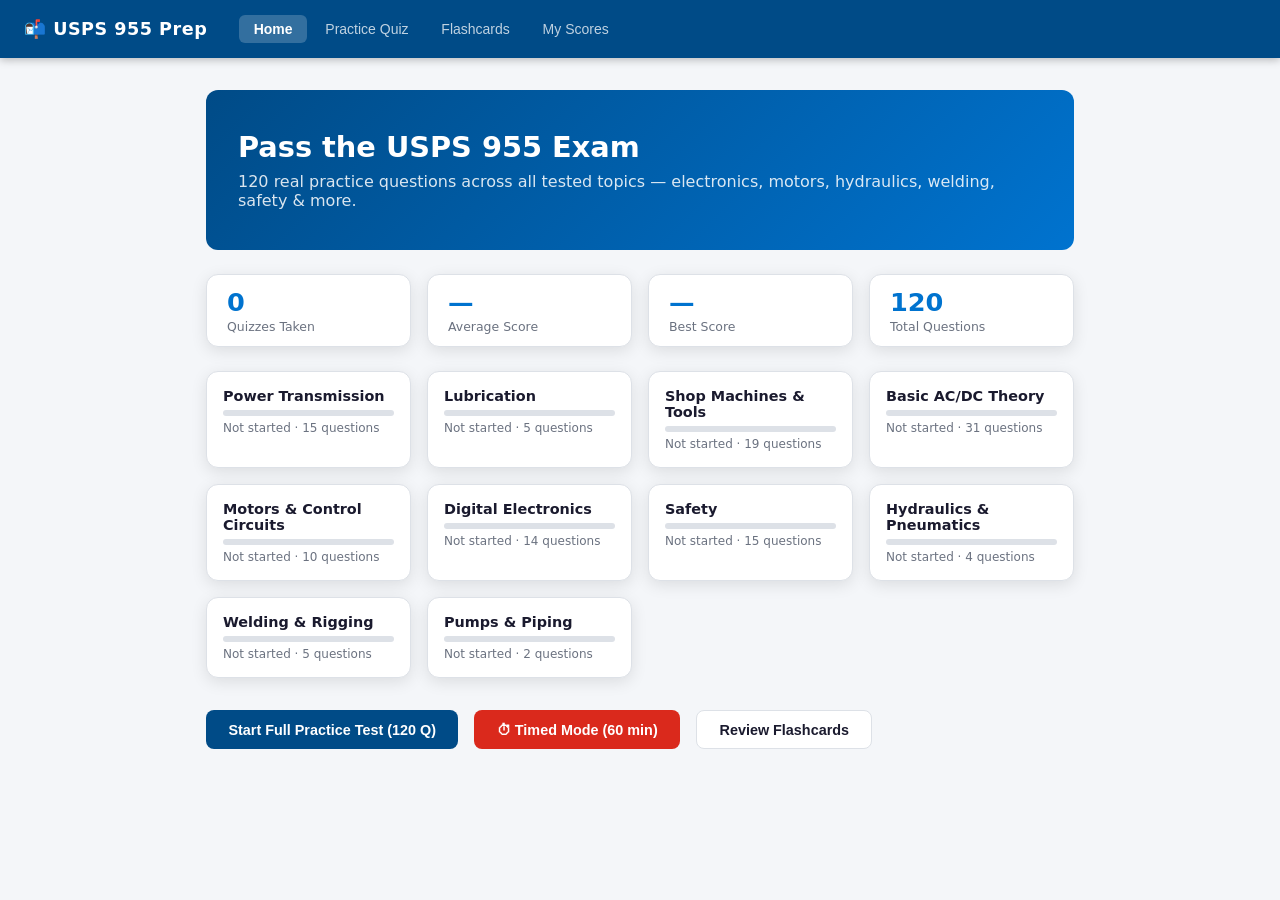
<file: index.html>
<!DOCTYPE html>
<html lang="en">
<head>
  <meta charset="UTF-8" />
  <meta name="viewport" content="width=device-width, initial-scale=1.0" />
  <title>USPS 955 Exam Prep</title>
  <link rel="stylesheet" href="style.css" />
</head>
<body>

<!-- ══════════════════════════════════════════════
     NAV
══════════════════════════════════════════════ -->
<header>
  <div class="logo">📬 USPS 955 Prep</div>
  <nav>
    <button class="nav-btn active" data-screen="home">Home</button>
    <button class="nav-btn" data-screen="quiz">Practice Quiz</button>
    <button class="nav-btn" data-screen="flashcards">Flashcards</button>
    <button class="nav-btn" data-screen="scores">My Scores</button>
  </nav>
</header>

<!-- ══════════════════════════════════════════════
     HOME
══════════════════════════════════════════════ -->
<main id="screen-home" class="screen active">
  <section class="hero">
    <h1>Pass the USPS 955 Exam</h1>
    <p>120 real practice questions across all tested topics — electronics, motors, hydraulics, welding, safety & more.</p>
  </section>

  <div class="stats-bar" id="home-stats"></div>

  <section class="topic-grid" id="topic-grid"></section>

  <div class="home-actions">
    <button class="btn-primary" id="start-full-quiz">Start Full Practice Test (120 Q)</button>
    <button class="btn-secondary" id="start-timed-quiz">⏱ Timed Mode (60 min)</button>
    <button class="btn-ghost" id="start-flashcards-home">Review Flashcards</button>
  </div>
</main>

<!-- ══════════════════════════════════════════════
     QUIZ
══════════════════════════════════════════════ -->
<main id="screen-quiz" class="screen">

  <!-- Setup panel -->
  <div id="quiz-setup">
    <h2>Configure Your Quiz</h2>
    <div class="setup-options">
      <div class="option-group">
        <label>Question set</label>
        <select id="quiz-set">
          <option value="all">All 120 Questions</option>
          <option value="1">Test 1 (Questions 1–40)</option>
          <option value="2">Test 2 (Questions 41–75)</option>
          <option value="3">Test 3 (Questions 76–100)</option>
          <option value="4">Test 4 (Questions 101–120)</option>
          <option value="wrong">My Wrong Answers</option>
        </select>
      </div>
      <div class="option-group">
        <label>Mode</label>
        <select id="quiz-mode">
          <option value="practice">Practice (see answer after each)</option>
          <option value="test">Test Mode (answers at end)</option>
          <option value="timed">Timed (60 minutes)</option>
        </select>
      </div>
      <div class="option-group">
        <label>Shuffle questions</label>
        <label class="toggle"><input type="checkbox" id="quiz-shuffle" checked /><span class="slider"></span></label>
      </div>
    </div>
    <button class="btn-primary" id="begin-quiz">Begin Quiz</button>
  </div>

  <!-- Active quiz -->
  <div id="quiz-active" class="hidden">
    <div class="quiz-header">
      <div class="q-progress">
        <span id="q-counter">Q 1 / 40</span>
        <div class="progress-bar"><div class="progress-fill" id="q-progress-fill"></div></div>
      </div>
      <div id="timer-display" class="timer hidden">60:00</div>
      <span id="q-topic" class="topic-badge"></span>
    </div>

    <div class="question-card" id="question-card">
      <p id="q-text"></p>
      <div id="q-options" class="options-grid"></div>
      <div id="q-feedback" class="feedback hidden"></div>
      <div class="quiz-controls">
        <button class="btn-ghost" id="q-mark">🔖 Mark for Review</button>
        <button class="btn-primary" id="q-next">Next →</button>
      </div>
    </div>
  </div>

  <!-- Results -->
  <div id="quiz-results" class="hidden">
    <div class="results-card">
      <div class="score-ring" id="score-ring">
        <span id="score-pct">0%</span>
      </div>
      <h2 id="results-heading">Results</h2>
      <p id="results-subtext"></p>
      <div class="result-breakdown" id="result-breakdown"></div>
      <div class="result-actions">
        <button class="btn-primary" id="retry-quiz">Retry Quiz</button>
        <button class="btn-secondary" id="review-wrong">Review Wrong Answers</button>
        <button class="btn-ghost" id="back-to-setup">Back to Setup</button>
      </div>
    </div>
    <div id="review-list" class="hidden review-list"></div>
  </div>

</main>

<!-- ══════════════════════════════════════════════
     FLASHCARDS
══════════════════════════════════════════════ -->
<main id="screen-flashcards" class="screen">
  <div class="flashcard-header">
    <h2>Flashcards</h2>
    <span id="fc-counter">1 / 30</span>
  </div>
  <div class="fc-progress-bar"><div class="fc-progress-fill" id="fc-progress-fill"></div></div>

  <div class="flashcard-wrap">
    <div class="flashcard" id="flashcard">
      <div class="fc-front">
        <p id="fc-front-text"></p>
        <span class="tap-hint">Tap to reveal →</span>
      </div>
      <div class="fc-back">
        <p id="fc-back-text"></p>
      </div>
    </div>
  </div>

  <div class="fc-controls">
    <button class="btn-ghost" id="fc-prev">← Prev</button>
    <div class="fc-rating">
      <button class="btn-wrong" id="fc-wrong">✗ Need More Practice</button>
      <button class="btn-right" id="fc-right">✓ Got It</button>
    </div>
    <button class="btn-ghost" id="fc-next">Next →</button>
  </div>
  <div class="fc-shuffle-row">
    <button class="btn-ghost small" id="fc-shuffle">🔀 Shuffle</button>
    <button class="btn-ghost small" id="fc-restart">↺ Restart</button>
  </div>
</main>

<!-- ══════════════════════════════════════════════
     SCORES
══════════════════════════════════════════════ -->
<main id="screen-scores" class="screen">
  <h2>My Progress</h2>
  <div id="scores-overview" class="scores-overview"></div>
  <div id="scores-history" class="scores-history"></div>
  <button class="btn-ghost" id="clear-scores">🗑 Clear All Data</button>
</main>

<script src="questions.js"></script>
<script src="app.js"></script>
</body>
</html>
</file>
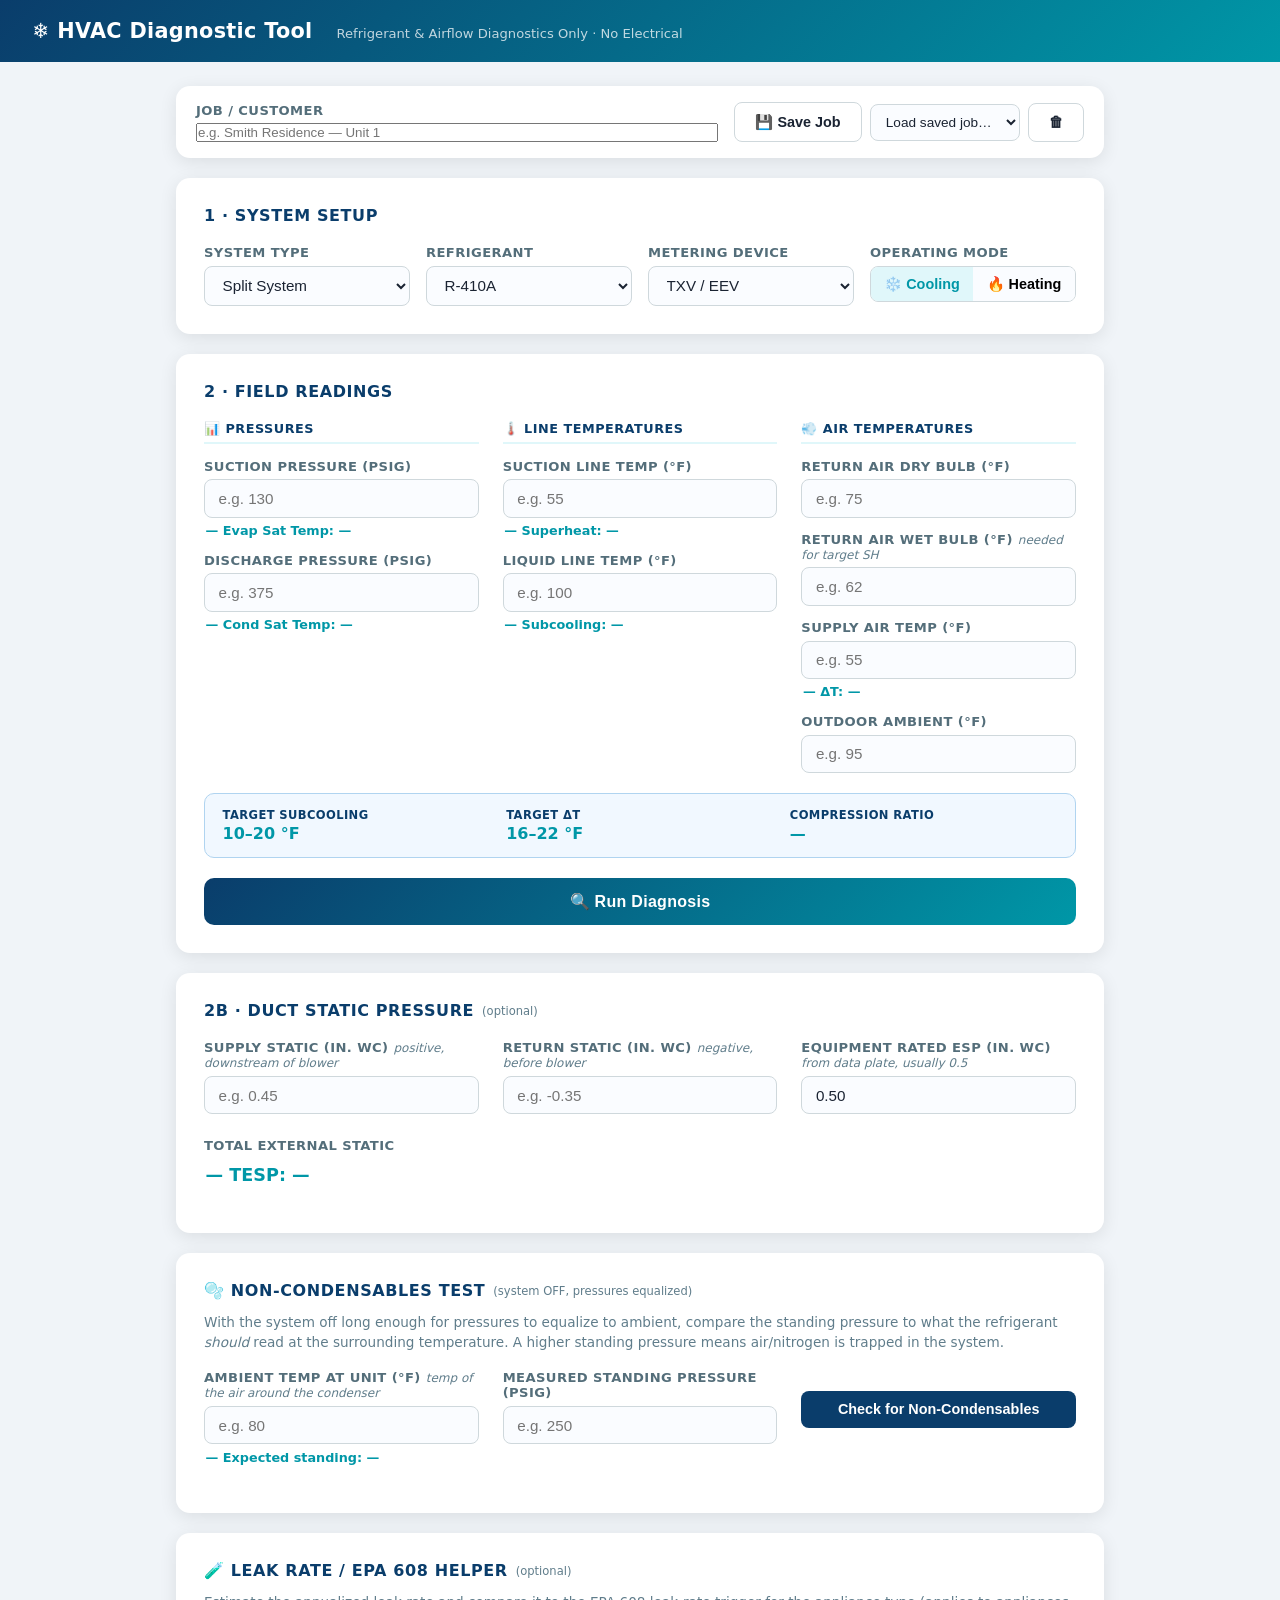
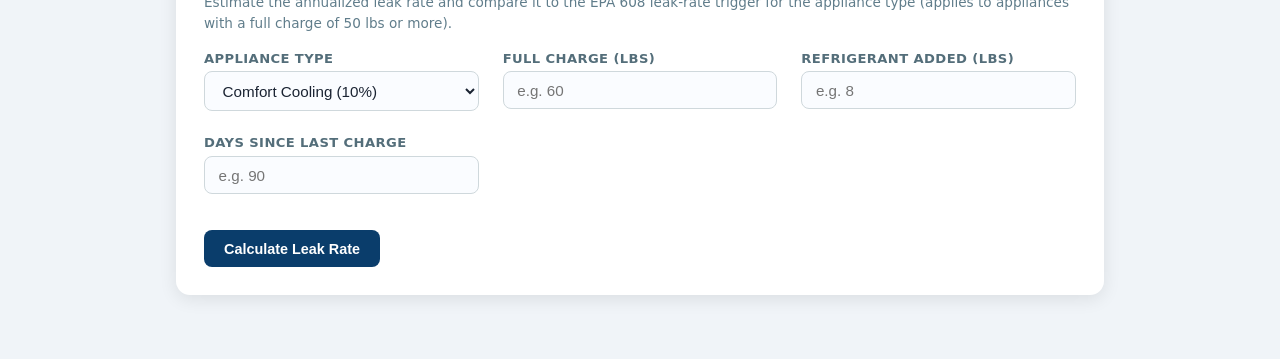
<file: hvac.html>
<!DOCTYPE html>
<html lang="en">
<head>
  <meta charset="UTF-8" />
  <meta name="viewport" content="width=device-width, initial-scale=1.0" />
  <title>HVAC Diagnostic Tool</title>
  <link rel="stylesheet" href="hvac.css" />
</head>
<body>

<header>
  <div class="logo">❄️ HVAC Diagnostic Tool</div>
  <div class="subtitle">Refrigerant & Airflow Diagnostics Only · No Electrical</div>
</header>

<main>

  <!-- ── Job Bar ───────────────────────────────── -->
  <section class="card job-bar">
    <div class="job-field">
      <label>Job / Customer</label>
      <input type="text" id="job-name" placeholder="e.g. Smith Residence — Unit 1" />
    </div>
    <div class="job-actions">
      <button class="btn-ghost" id="btn-save-job">💾 Save Job</button>
      <select id="load-job-select"><option value="">Load saved job…</option></select>
      <button class="btn-ghost" id="btn-delete-job" title="Delete selected job">🗑</button>
    </div>
  </section>

  <!-- ── STEP 1: System Setup ─────────────────── -->
  <section class="card" id="card-setup">
    <h2 class="card-title">1 · System Setup</h2>
    <div class="setup-grid">

      <div class="field">
        <label>System Type</label>
        <select id="system-type">
          <option value="split">Split System</option>
          <option value="package">Package Unit</option>
          <option value="minisplit">Mini-Split</option>
          <option value="heatpump">Heat Pump (Split)</option>
        </select>
      </div>

      <div class="field">
        <label>Refrigerant</label>
        <select id="refrigerant">
          <option value="R410A">R-410A</option>
          <option value="R454B">R-454B (A2L)</option>
          <option value="R32">R-32</option>
          <option value="R22">R-22</option>
        </select>
      </div>

      <div class="field">
        <label>Metering Device</label>
        <select id="metering">
          <option value="txv">TXV / EEV</option>
          <option value="fixed">Fixed Orifice / Piston</option>
        </select>
      </div>

      <div class="field" id="mode-field">
        <label>Operating Mode</label>
        <div class="mode-toggle">
          <button class="mode-btn active" data-mode="cooling">❄️ Cooling</button>
          <button class="mode-btn" data-mode="heating">🔥 Heating</button>
        </div>
      </div>

    </div>
  </section>

  <!-- ── STEP 2: Readings ─────────────────────── -->
  <section class="card" id="card-readings">
    <h2 class="card-title">2 · Field Readings</h2>

    <div class="readings-grid">

      <!-- Pressures -->
      <div class="readings-group">
        <h3 class="group-title">📊 Pressures</h3>

        <div class="field">
          <label id="lbl-suction">Suction Pressure <span class="unit">(psig)</span></label>
          <input type="number" id="suction-press" placeholder="e.g. 130" min="0" max="800" />
          <div class="calc-out" id="out-evap-sat">— Evap Sat Temp: —</div>
        </div>

        <div class="field">
          <label id="lbl-discharge">Discharge Pressure <span class="unit">(psig)</span></label>
          <input type="number" id="discharge-press" placeholder="e.g. 375" min="0" max="800" />
          <div class="calc-out" id="out-cond-sat">— Cond Sat Temp: —</div>
        </div>

      </div>

      <!-- Line Temps -->
      <div class="readings-group">
        <h3 class="group-title">🌡️ Line Temperatures</h3>

        <div class="field">
          <label id="lbl-suction-temp">Suction Line Temp <span class="unit">(°F)</span></label>
          <input type="number" id="suction-temp" placeholder="e.g. 55" />
          <div class="calc-out" id="out-superheat">— Superheat: —</div>
        </div>

        <div class="field">
          <label>Liquid Line Temp <span class="unit">(°F)</span></label>
          <input type="number" id="liquid-temp" placeholder="e.g. 100" />
          <div class="calc-out" id="out-subcooling">— Subcooling: —</div>
        </div>

      </div>

      <!-- Air Temps -->
      <div class="readings-group">
        <h3 class="group-title">💨 Air Temperatures</h3>

        <div class="field">
          <label>Return Air Dry Bulb <span class="unit">(°F)</span></label>
          <input type="number" id="return-db" placeholder="e.g. 75" />
        </div>

        <div class="field" id="wb-field">
          <label>Return Air Wet Bulb <span class="unit">(°F)</span>
            <span class="tip">needed for target SH</span>
          </label>
          <input type="number" id="return-wb" placeholder="e.g. 62" />
        </div>

        <div class="field">
          <label>Supply Air Temp <span class="unit">(°F)</span></label>
          <input type="number" id="supply-temp" placeholder="e.g. 55" />
          <div class="calc-out" id="out-delta-t">— ΔT: —</div>
        </div>

        <div class="field">
          <label id="lbl-outdoor">Outdoor Ambient <span class="unit">(°F)</span></label>
          <input type="number" id="outdoor-temp" placeholder="e.g. 95" />
        </div>

      </div>

    </div>

    <!-- Target values box -->
    <div class="targets-bar" id="targets-bar">
      <div class="target-item" id="target-sh-box">
        <span class="target-lbl">Target Superheat</span>
        <span class="target-val" id="target-sh-val">—</span>
      </div>
      <div class="target-item" id="target-sc-box">
        <span class="target-lbl">Target Subcooling</span>
        <span class="target-val" id="target-sc-val">—</span>
      </div>
      <div class="target-item">
        <span class="target-lbl">Target ΔT</span>
        <span class="target-val">16–22 °F</span>
      </div>
      <div class="target-item">
        <span class="target-lbl">Compression Ratio</span>
        <span class="target-val" id="out-comp-ratio">—</span>
      </div>
    </div>

    <button class="btn-diagnose" id="btn-diagnose">🔍 Run Diagnosis</button>
  </section>

  <!-- ── STEP 2b: Duct Static Pressure ─────────── -->
  <section class="card" id="card-static">
    <h2 class="card-title">2b · Duct Static Pressure <span class="optional">(optional)</span></h2>
    <div class="readings-grid">
      <div class="field">
        <label>Supply Static <span class="unit">(in. WC)</span>
          <span class="tip">positive, downstream of blower</span>
        </label>
        <input type="number" id="supply-static" placeholder="e.g. 0.45" step="0.01" />
      </div>
      <div class="field">
        <label>Return Static <span class="unit">(in. WC)</span>
          <span class="tip">negative, before blower</span>
        </label>
        <input type="number" id="return-static" placeholder="e.g. -0.35" step="0.01" />
      </div>
      <div class="field">
        <label>Equipment Rated ESP <span class="unit">(in. WC)</span>
          <span class="tip">from data plate, usually 0.5</span>
        </label>
        <input type="number" id="rated-esp" placeholder="e.g. 0.50" step="0.01" value="0.50" />
      </div>
      <div class="field">
        <label>Total External Static</label>
        <div class="calc-out big" id="out-tesp">— TESP: —</div>
      </div>
    </div>
  </section>

  <!-- ── Non-Condensables Test ─────────────────── -->
  <section class="card" id="card-noncond">
    <h2 class="card-title">🫧 Non-Condensables Test <span class="optional">(system OFF, pressures equalized)</span></h2>
    <p class="card-hint">With the system off long enough for pressures to equalize to ambient, compare the standing pressure to what the refrigerant <em>should</em> read at the surrounding temperature. A higher standing pressure means air/nitrogen is trapped in the system.</p>
    <div class="readings-grid">
      <div class="field">
        <label>Ambient Temp at Unit <span class="unit">(°F)</span>
          <span class="tip">temp of the air around the condenser</span>
        </label>
        <input type="number" id="nc-ambient" placeholder="e.g. 80" />
        <div class="calc-out" id="out-nc-expected">— Expected standing: —</div>
      </div>
      <div class="field">
        <label>Measured Standing Pressure <span class="unit">(psig)</span></label>
        <input type="number" id="nc-standing" placeholder="e.g. 250" />
      </div>
      <div class="field">
        <label>&nbsp;</label>
        <button class="btn-secondary" id="btn-nc-check">Check for Non-Condensables</button>
      </div>
    </div>
    <div id="nc-result"></div>
  </section>

  <!-- ── Leak Rate / EPA Helper ─────────────────── -->
  <section class="card" id="card-leak">
    <h2 class="card-title">🧪 Leak Rate / EPA 608 Helper <span class="optional">(optional)</span></h2>
    <p class="card-hint">Estimate the annualized leak rate and compare it to the EPA 608 leak-rate trigger for the appliance type (applies to appliances with a full charge of 50 lbs or more).</p>
    <div class="readings-grid">
      <div class="field">
        <label>Appliance Type</label>
        <select id="leak-appliance">
          <option value="10">Comfort Cooling (10%)</option>
          <option value="20">Commercial Refrigeration (20%)</option>
          <option value="30">Industrial Process Refrigeration (30%)</option>
        </select>
      </div>
      <div class="field">
        <label>Full Charge <span class="unit">(lbs)</span></label>
        <input type="number" id="leak-fullcharge" placeholder="e.g. 60" step="0.1" />
      </div>
      <div class="field">
        <label>Refrigerant Added <span class="unit">(lbs)</span></label>
        <input type="number" id="leak-added" placeholder="e.g. 8" step="0.1" />
      </div>
      <div class="field">
        <label>Days Since Last Charge</label>
        <input type="number" id="leak-days" placeholder="e.g. 90" />
      </div>
    </div>
    <button class="btn-secondary" id="btn-leak-check" style="margin-top:1rem">Calculate Leak Rate</button>
    <div id="leak-result"></div>
  </section>

  <!-- ── STEP 3: Diagnosis ─────────────────────── -->
  <section class="card hidden" id="card-results">
    <h2 class="card-title">3 · Diagnosis</h2>

    <div class="summary-row" id="summary-row"></div>

    <div id="findings-list"></div>

    <div class="actions-footer">
      <button class="btn-secondary" id="btn-reset">↺ New Diagnosis</button>
      <button class="btn-ghost" id="btn-print">🖨 Print Report</button>
    </div>
  </section>

</main>

<script src="hvac.js"></script>
</body>
</html>
</file>
<file: style.css>
/* ══════════════════════════════════════════════
   RESET & TOKENS
══════════════════════════════════════════════ */
*, *::before, *::after { box-sizing: border-box; margin: 0; padding: 0; }

:root {
  --usps-blue:   #004B87;
  --usps-red:    #DA291C;
  --usps-light:  #E8F0FA;
  --accent:      #0073CF;
  --success:     #2D8C4E;
  --danger:      #C0392B;
  --warn:        #E67E22;
  --bg:          #F4F6F9;
  --card:        #FFFFFF;
  --text:        #1A1A2E;
  --muted:       #6B7280;
  --border:      #DDE1E7;
  --radius:      12px;
  --shadow:      0 4px 16px rgba(0,0,0,.10);
}

body {
  font-family: 'Segoe UI', system-ui, sans-serif;
  background: var(--bg);
  color: var(--text);
  min-height: 100vh;
}

/* ══════════════════════════════════════════════
   NAV
══════════════════════════════════════════════ */
header {
  background: var(--usps-blue);
  color: white;
  display: flex;
  align-items: center;
  gap: 2rem;
  padding: 0 1.5rem;
  height: 58px;
  position: sticky;
  top: 0;
  z-index: 100;
  box-shadow: 0 2px 8px rgba(0,0,0,.25);
}

.logo {
  font-weight: 700;
  font-size: 1.1rem;
  white-space: nowrap;
  letter-spacing: .5px;
}

nav {
  display: flex;
  gap: .25rem;
}

.nav-btn {
  background: none;
  border: none;
  color: rgba(255,255,255,.75);
  font-size: .875rem;
  padding: .4rem .9rem;
  border-radius: 6px;
  cursor: pointer;
  transition: background .15s, color .15s;
}

.nav-btn:hover { background: rgba(255,255,255,.12); color: white; }
.nav-btn.active { background: rgba(255,255,255,.2); color: white; font-weight: 600; }

/* ══════════════════════════════════════════════
   SCREENS
══════════════════════════════════════════════ */
.screen { display: none; max-width: 900px; margin: 0 auto; padding: 2rem 1rem 4rem; }
.screen.active { display: block; }
.hidden { display: none !important; }

/* ══════════════════════════════════════════════
   HOME
══════════════════════════════════════════════ */
.hero {
  background: linear-gradient(135deg, var(--usps-blue), var(--accent));
  color: white;
  padding: 2.5rem 2rem;
  border-radius: var(--radius);
  margin-bottom: 1.5rem;
}

.hero h1 { font-size: 1.8rem; margin-bottom: .5rem; }
.hero p  { opacity: .85; font-size: 1rem; }

.stats-bar {
  display: flex;
  gap: 1rem;
  margin-bottom: 1.5rem;
  flex-wrap: wrap;
}

.stat-chip {
  background: var(--card);
  border: 1px solid var(--border);
  border-radius: var(--radius);
  padding: .75rem 1.25rem;
  flex: 1;
  min-width: 130px;
  box-shadow: var(--shadow);
}

.stat-chip .val { font-size: 1.6rem; font-weight: 700; color: var(--accent); }
.stat-chip .lbl { font-size: .78rem; color: var(--muted); margin-top: .1rem; }

.topic-grid {
  display: grid;
  grid-template-columns: repeat(auto-fill, minmax(180px, 1fr));
  gap: 1rem;
  margin-bottom: 2rem;
}

.topic-card {
  background: var(--card);
  border: 1px solid var(--border);
  border-radius: var(--radius);
  padding: 1rem;
  box-shadow: var(--shadow);
  cursor: pointer;
  transition: transform .15s, box-shadow .15s;
}

.topic-card:hover { transform: translateY(-2px); box-shadow: 0 8px 20px rgba(0,0,0,.13); }
.topic-card .t-name { font-weight: 600; font-size: .9rem; margin-bottom: .4rem; }
.topic-card .t-bar { height: 6px; background: var(--border); border-radius: 3px; overflow: hidden; }
.topic-card .t-fill { height: 100%; background: var(--accent); border-radius: 3px; transition: width .4s; }
.topic-card .t-pct { font-size: .75rem; color: var(--muted); margin-top: .3rem; }

.home-actions {
  display: flex;
  gap: 1rem;
  flex-wrap: wrap;
}

/* ══════════════════════════════════════════════
   BUTTONS
══════════════════════════════════════════════ */
.btn-primary, .btn-secondary, .btn-ghost, .btn-wrong, .btn-right {
  border: none;
  border-radius: 8px;
  font-size: .9rem;
  font-weight: 600;
  padding: .65rem 1.4rem;
  cursor: pointer;
  transition: filter .15s, transform .1s;
}

.btn-primary   { background: var(--usps-blue); color: white; }
.btn-secondary { background: var(--usps-red); color: white; }
.btn-ghost     { background: var(--card); color: var(--text); border: 1px solid var(--border); }
.btn-wrong     { background: #fee2e2; color: var(--danger); border: 1px solid #fca5a5; }
.btn-right     { background: #dcfce7; color: var(--success); border: 1px solid #86efac; }
.btn-primary:hover, .btn-secondary:hover { filter: brightness(1.1); }
.btn-ghost:hover, .btn-wrong:hover, .btn-right:hover { filter: brightness(.95); }
button:active { transform: scale(.97); }
button.small   { font-size: .8rem; padding: .4rem .9rem; }

/* ══════════════════════════════════════════════
   QUIZ – SETUP
══════════════════════════════════════════════ */
#quiz-setup {
  background: var(--card);
  border-radius: var(--radius);
  padding: 2rem;
  box-shadow: var(--shadow);
  max-width: 600px;
}

#quiz-setup h2 { font-size: 1.4rem; margin-bottom: 1.5rem; }

.setup-options { display: flex; flex-direction: column; gap: 1.25rem; margin-bottom: 1.5rem; }

.option-group { display: flex; align-items: center; justify-content: space-between; gap: 1rem; }
.option-group label:first-child { font-weight: 600; min-width: 130px; }

select {
  flex: 1;
  padding: .5rem .8rem;
  border: 1px solid var(--border);
  border-radius: 8px;
  font-size: .9rem;
  background: var(--bg);
}

/* Toggle switch */
.toggle { position: relative; display: inline-block; width: 44px; height: 24px; }
.toggle input { opacity: 0; width: 0; height: 0; }
.slider {
  position: absolute; inset: 0;
  background: var(--border);
  border-radius: 24px;
  cursor: pointer;
  transition: background .2s;
}
.slider::before {
  content: '';
  position: absolute;
  width: 18px; height: 18px;
  background: white;
  border-radius: 50%;
  left: 3px; top: 3px;
  transition: transform .2s;
}
.toggle input:checked ~ .slider { background: var(--accent); }
.toggle input:checked ~ .slider::before { transform: translateX(20px); }

/* ══════════════════════════════════════════════
   QUIZ – ACTIVE
══════════════════════════════════════════════ */
.quiz-header {
  display: flex;
  align-items: center;
  gap: 1rem;
  margin-bottom: 1.25rem;
  flex-wrap: wrap;
}

.q-progress { display: flex; align-items: center; gap: .75rem; flex: 1; }
.q-counter  { font-weight: 700; white-space: nowrap; color: var(--usps-blue); font-size: .9rem; }

.progress-bar {
  flex: 1; height: 8px;
  background: var(--border);
  border-radius: 4px;
  overflow: hidden;
}
.progress-fill {
  height: 100%;
  background: linear-gradient(90deg, var(--accent), var(--usps-blue));
  border-radius: 4px;
  transition: width .3s ease;
}

.timer {
  background: var(--usps-red);
  color: white;
  font-weight: 700;
  padding: .3rem .8rem;
  border-radius: 6px;
  font-size: .95rem;
  min-width: 70px;
  text-align: center;
}
.timer.warn { background: var(--warn); }

.topic-badge {
  background: var(--usps-light);
  color: var(--usps-blue);
  font-size: .78rem;
  font-weight: 600;
  padding: .25rem .7rem;
  border-radius: 20px;
  white-space: nowrap;
}

.question-card {
  background: var(--card);
  border-radius: var(--radius);
  padding: 2rem;
  box-shadow: var(--shadow);
}

#q-text {
  font-size: 1.1rem;
  font-weight: 600;
  line-height: 1.5;
  margin-bottom: 1.5rem;
}

.options-grid {
  display: flex;
  flex-direction: column;
  gap: .6rem;
  margin-bottom: 1.25rem;
}

.option-btn {
  background: var(--bg);
  border: 2px solid var(--border);
  border-radius: 10px;
  padding: .85rem 1.1rem;
  text-align: left;
  font-size: .92rem;
  cursor: pointer;
  transition: border-color .15s, background .15s;
  display: flex;
  align-items: flex-start;
  gap: .75rem;
}

.option-btn .opt-letter {
  font-weight: 700;
  color: var(--accent);
  min-width: 22px;
}

.option-btn:hover { border-color: var(--accent); background: var(--usps-light); }
.option-btn.selected { border-color: var(--accent); background: var(--usps-light); }
.option-btn.correct  { border-color: var(--success); background: #dcfce7; }
.option-btn.wrong    { border-color: var(--danger); background: #fee2e2; }
.option-btn:disabled { cursor: default; }

.feedback {
  border-radius: 8px;
  padding: 1rem 1.25rem;
  font-size: .9rem;
  line-height: 1.5;
  margin-bottom: 1rem;
}
.feedback.correct { background: #dcfce7; border-left: 4px solid var(--success); }
.feedback.wrong   { background: #fee2e2; border-left: 4px solid var(--danger); }
.feedback strong  { display: block; margin-bottom: .25rem; }

.quiz-controls {
  display: flex;
  justify-content: space-between;
  align-items: center;
  gap: 1rem;
}

/* ══════════════════════════════════════════════
   QUIZ – RESULTS
══════════════════════════════════════════════ */
.results-card {
  background: var(--card);
  border-radius: var(--radius);
  padding: 2.5rem 2rem;
  box-shadow: var(--shadow);
  text-align: center;
  max-width: 560px;
  margin: 0 auto 2rem;
}

.score-ring {
  width: 120px; height: 120px;
  border-radius: 50%;
  border: 8px solid var(--border);
  display: flex;
  align-items: center;
  justify-content: center;
  margin: 0 auto 1.25rem;
  font-size: 1.6rem;
  font-weight: 800;
  color: var(--accent);
  transition: border-color .5s;
}
.score-ring.pass { border-color: var(--success); color: var(--success); }
.score-ring.fail { border-color: var(--danger); color: var(--danger); }

#results-heading { font-size: 1.5rem; margin-bottom: .4rem; }
#results-subtext  { color: var(--muted); margin-bottom: 1.5rem; }

.result-breakdown {
  display: grid;
  grid-template-columns: 1fr 1fr 1fr;
  gap: .75rem;
  margin-bottom: 1.5rem;
}

.rb-item { text-align: center; }
.rb-item .rb-val { font-size: 1.4rem; font-weight: 700; }
.rb-item .rb-lbl { font-size: .75rem; color: var(--muted); }
.rb-item.good .rb-val { color: var(--success); }
.rb-item.bad  .rb-val { color: var(--danger); }

.result-actions { display: flex; gap: .75rem; justify-content: center; flex-wrap: wrap; }

.review-list { max-width: 800px; margin: 0 auto; }
.review-item {
  background: var(--card);
  border-radius: var(--radius);
  padding: 1.25rem;
  margin-bottom: 1rem;
  box-shadow: var(--shadow);
  border-left: 5px solid var(--border);
}
.review-item.wrong-item  { border-left-color: var(--danger); }
.review-item.right-item  { border-left-color: var(--success); }
.review-item .ri-q { font-weight: 600; margin-bottom: .5rem; }
.review-item .ri-your, .review-item .ri-correct { font-size: .88rem; margin-top: .25rem; }
.review-item .ri-your    { color: var(--danger); }
.review-item .ri-correct { color: var(--success); }
.review-item .ri-exp     { font-size: .85rem; color: var(--muted); margin-top: .5rem; }

/* ══════════════════════════════════════════════
   FLASHCARDS
══════════════════════════════════════════════ */
.flashcard-header {
  display: flex;
  justify-content: space-between;
  align-items: center;
  margin-bottom: .5rem;
}

.fc-progress-bar {
  height: 6px;
  background: var(--border);
  border-radius: 3px;
  overflow: hidden;
  margin-bottom: 1.5rem;
}
.fc-progress-fill {
  height: 100%;
  background: linear-gradient(90deg, var(--accent), var(--usps-blue));
  border-radius: 3px;
  transition: width .3s;
}

.flashcard-wrap {
  perspective: 1000px;
  margin-bottom: 1.5rem;
}

.flashcard {
  position: relative;
  width: 100%;
  min-height: 220px;
  transform-style: preserve-3d;
  transition: transform .45s ease;
  cursor: pointer;
  border-radius: var(--radius);
}

.flashcard.flipped { transform: rotateY(180deg); }

.fc-front, .fc-back {
  position: absolute;
  inset: 0;
  backface-visibility: hidden;
  border-radius: var(--radius);
  display: flex;
  flex-direction: column;
  align-items: center;
  justify-content: center;
  padding: 2rem;
  box-shadow: var(--shadow);
}

.fc-front {
  background: linear-gradient(135deg, var(--usps-blue), var(--accent));
  color: white;
}

.fc-front p { font-size: 1.3rem; font-weight: 700; text-align: center; }
.tap-hint   { font-size: .8rem; opacity: .7; margin-top: 1rem; }

.fc-back {
  background: var(--card);
  transform: rotateY(180deg);
  border: 2px solid var(--border);
}

.fc-back p {
  font-size: 1rem;
  text-align: center;
  line-height: 1.7;
  white-space: pre-line;
}

.fc-controls {
  display: flex;
  align-items: center;
  justify-content: space-between;
  gap: 1rem;
  margin-bottom: 1rem;
}

.fc-rating { display: flex; gap: .5rem; }

.fc-shuffle-row {
  display: flex;
  justify-content: center;
  gap: 1rem;
}

/* ══════════════════════════════════════════════
   SCORES
══════════════════════════════════════════════ */
.scores-overview {
  display: grid;
  grid-template-columns: repeat(auto-fill, minmax(180px, 1fr));
  gap: 1rem;
  margin-bottom: 2rem;
}

.scores-history h3 { font-size: 1.1rem; margin-bottom: 1rem; }

.score-row {
  background: var(--card);
  border-radius: 10px;
  padding: .9rem 1.25rem;
  display: flex;
  align-items: center;
  justify-content: space-between;
  margin-bottom: .5rem;
  box-shadow: 0 2px 8px rgba(0,0,0,.07);
}

.score-row .sr-date { font-size: .78rem; color: var(--muted); }
.score-row .sr-score {
  font-weight: 700;
  font-size: 1.1rem;
  padding: .2rem .6rem;
  border-radius: 6px;
}
.sr-score.pass { background: #dcfce7; color: var(--success); }
.sr-score.fail { background: #fee2e2; color: var(--danger); }

/* ══════════════════════════════════════════════
   RESPONSIVE
══════════════════════════════════════════════ */
@media (max-width: 600px) {
  header { gap: .75rem; padding: 0 1rem; }
  .nav-btn { font-size: .75rem; padding: .35rem .55rem; }
  .result-breakdown { grid-template-columns: 1fr 1fr; }
  .quiz-controls { flex-direction: column; }
  .fc-controls { flex-wrap: wrap; }
  .fc-rating { flex: 100%; justify-content: center; order: -1; }
}
</file>
<file: hvac.css>
/* ══════════════════════════════════════════════
   HVAC DIAGNOSTIC TOOL – Styles
══════════════════════════════════════════════ */
*, *::before, *::after { box-sizing: border-box; margin: 0; padding: 0; }

:root {
  --blue:    #0A3D6B;
  --teal:    #0097A7;
  --ice:     #E0F7FA;
  --heat:    #FF6F00;
  --heat-bg: #FFF3E0;
  --green:   #2E7D32;
  --green-bg:#E8F5E9;
  --yellow:  #F57F17;
  --yel-bg:  #FFF9C4;
  --red:     #B71C1C;
  --red-bg:  #FFEBEE;
  --gray:    #546E7A;
  --border:  #CFD8DC;
  --bg:      #F0F4F8;
  --card:    #FFFFFF;
  --text:    #1A2332;
  --muted:   #607D8B;
  --radius:  14px;
  --shadow:  0 4px 18px rgba(0,0,0,.09);
}

body {
  font-family: 'Segoe UI', system-ui, sans-serif;
  background: var(--bg);
  color: var(--text);
  min-height: 100vh;
}

/* ── Header ─────────────────────────────────── */
header {
  background: linear-gradient(135deg, var(--blue), var(--teal));
  color: white;
  padding: 1.2rem 2rem;
  display: flex;
  align-items: baseline;
  gap: 1.5rem;
  flex-wrap: wrap;
}

.logo    { font-size: 1.3rem; font-weight: 800; letter-spacing: .3px; }
.subtitle { font-size: .82rem; opacity: .75; }

/* ── Main layout ─────────────────────────────── */
main {
  max-width: 960px;
  margin: 0 auto;
  padding: 1.5rem 1rem 4rem;
  display: flex;
  flex-direction: column;
  gap: 1.25rem;
}

.card {
  background: var(--card);
  border-radius: var(--radius);
  padding: 1.75rem;
  box-shadow: var(--shadow);
}

.card-title {
  font-size: 1rem;
  font-weight: 700;
  color: var(--blue);
  text-transform: uppercase;
  letter-spacing: .6px;
  margin-bottom: 1.25rem;
  display: flex;
  align-items: center;
  gap: .5rem;
}

.hidden { display: none !important; }

/* ── Job bar ─────────────────────────────────── */
.job-bar {
  display: flex;
  align-items: flex-end;
  gap: 1rem;
  flex-wrap: wrap;
  padding: 1rem 1.25rem;
}
.job-field { flex: 1; min-width: 200px; display: flex; flex-direction: column; gap: .35rem; }
.job-field input { width: 100%; }
.job-actions { display: flex; gap: .5rem; align-items: center; flex-wrap: wrap; }
.job-actions select {
  padding: .55rem .7rem; border: 1.5px solid var(--border);
  border-radius: 8px; font-size: .85rem; background: #FAFCFF;
}

.optional {
  font-size: .72rem;
  font-weight: 400;
  color: var(--muted);
  text-transform: none;
  letter-spacing: 0;
}

.card-hint {
  font-size: .85rem;
  color: var(--muted);
  line-height: 1.5;
  margin-bottom: 1.1rem;
  margin-top: -.5rem;
}

/* Inline result blocks for non-cond & leak tools (reuse .finding styles) */
#nc-result:not(:empty),
#leak-result:not(:empty) { margin-top: 1.1rem; }

.calc-out.big {
  font-size: 1.1rem;
  font-weight: 800;
  padding-top: .4rem;
}

/* ── Setup grid ──────────────────────────────── */
.setup-grid {
  display: grid;
  grid-template-columns: repeat(auto-fill, minmax(200px, 1fr));
  gap: 1rem;
}

/* ── Field ───────────────────────────────────── */
.field { display: flex; flex-direction: column; gap: .35rem; }

label {
  font-size: .82rem;
  font-weight: 600;
  color: var(--gray);
  text-transform: uppercase;
  letter-spacing: .4px;
}

label .tip {
  text-transform: none;
  letter-spacing: 0;
  font-weight: 400;
  color: var(--muted);
  font-style: italic;
  font-size: .75rem;
}

select, input[type="number"] {
  padding: .6rem .85rem;
  border: 1.5px solid var(--border);
  border-radius: 8px;
  font-size: .95rem;
  background: #FAFCFF;
  color: var(--text);
  transition: border-color .15s;
  -moz-appearance: textfield;
}
input::-webkit-outer-spin-button,
input::-webkit-inner-spin-button { -webkit-appearance: none; }

select:focus, input:focus {
  outline: none;
  border-color: var(--teal);
  background: white;
}

.calc-out {
  font-size: .8rem;
  color: var(--teal);
  font-weight: 600;
  min-height: 1.2em;
  padding-left: .1rem;
}

/* ── Mode toggle ─────────────────────────────── */
.mode-toggle {
  display: flex;
  border: 1.5px solid var(--border);
  border-radius: 8px;
  overflow: hidden;
}

.mode-btn {
  flex: 1;
  padding: .55rem;
  border: none;
  background: #FAFCFF;
  font-size: .9rem;
  cursor: pointer;
  font-weight: 600;
  transition: background .15s, color .15s;
}
.mode-btn.active[data-mode="cooling"] { background: var(--ice); color: var(--teal); }
.mode-btn.active[data-mode="heating"] { background: var(--heat-bg); color: var(--heat); }

/* ── Readings grid ───────────────────────────── */
.readings-grid {
  display: grid;
  grid-template-columns: repeat(auto-fill, minmax(230px, 1fr));
  gap: 1.5rem;
  margin-bottom: 1.25rem;
}

.readings-group {
  display: flex;
  flex-direction: column;
  gap: .9rem;
}

.group-title {
  font-size: .8rem;
  font-weight: 700;
  color: var(--blue);
  text-transform: uppercase;
  letter-spacing: .5px;
  padding-bottom: .4rem;
  border-bottom: 2px solid var(--ice);
}

/* ── Targets bar ─────────────────────────────── */
.targets-bar {
  display: flex;
  gap: 1rem;
  flex-wrap: wrap;
  background: #F1F8FF;
  border: 1px solid #B0D4F0;
  border-radius: 10px;
  padding: .85rem 1.1rem;
  margin-bottom: 1.25rem;
}

.target-item {
  display: flex;
  flex-direction: column;
  gap: .15rem;
  flex: 1;
  min-width: 130px;
}

.target-lbl {
  font-size: .72rem;
  font-weight: 700;
  color: var(--blue);
  text-transform: uppercase;
  letter-spacing: .4px;
}

.target-val {
  font-size: 1rem;
  font-weight: 800;
  color: var(--teal);
}

/* ── Diagnose button ─────────────────────────── */
.btn-diagnose {
  width: 100%;
  padding: .9rem;
  background: linear-gradient(135deg, var(--blue), var(--teal));
  color: white;
  border: none;
  border-radius: 10px;
  font-size: 1rem;
  font-weight: 700;
  cursor: pointer;
  letter-spacing: .3px;
  transition: filter .15s, transform .1s;
}
.btn-diagnose:hover  { filter: brightness(1.1); }
.btn-diagnose:active { transform: scale(.98); }

/* ── Summary row ─────────────────────────────── */
.summary-row {
  display: flex;
  gap: .75rem;
  flex-wrap: wrap;
  margin-bottom: 1.5rem;
}

.summary-chip {
  display: flex;
  flex-direction: column;
  gap: .1rem;
  flex: 1;
  min-width: 110px;
  background: var(--bg);
  border-radius: 10px;
  padding: .75rem 1rem;
  border-left: 4px solid var(--border);
}
.summary-chip.ok     { border-left-color: var(--green); }
.summary-chip.warn   { border-left-color: var(--yellow); }
.summary-chip.crit   { border-left-color: var(--red); }

.chip-label { font-size: .7rem; font-weight: 700; color: var(--muted); text-transform: uppercase; letter-spacing: .4px; }
.chip-value { font-size: 1.05rem; font-weight: 800; color: var(--text); }
.chip-note  { font-size: .75rem; color: var(--muted); }

/* ── Findings ─────────────────────────────────── */
.findings-group {
  margin-bottom: 1.25rem;
}

.findings-group-title {
  font-size: .78rem;
  font-weight: 700;
  text-transform: uppercase;
  letter-spacing: .5px;
  color: var(--muted);
  margin-bottom: .5rem;
}

.finding {
  border-radius: 10px;
  padding: 1rem 1.1rem;
  margin-bottom: .6rem;
  display: flex;
  gap: .9rem;
  align-items: flex-start;
}

.finding.ok     { background: var(--green-bg); border-left: 4px solid var(--green); }
.finding.warn   { background: var(--yel-bg);   border-left: 4px solid var(--yellow); }
.finding.crit   { background: var(--red-bg);   border-left: 4px solid var(--red); }
.finding.info   { background: #E3F2FD;         border-left: 4px solid #1565C0; }

.finding-icon { font-size: 1.3rem; line-height: 1; flex-shrink: 0; padding-top: .05rem; }

.finding-body {}
.finding-title { font-weight: 700; font-size: .95rem; margin-bottom: .25rem; }
.finding.ok   .finding-title { color: var(--green); }
.finding.warn .finding-title { color: var(--yellow); }
.finding.crit .finding-title { color: var(--red); }
.finding.info .finding-title { color: #1565C0; }

.finding-detail { font-size: .87rem; color: var(--text); line-height: 1.5; }
.finding-causes { margin-top: .4rem; }
.finding-causes li {
  font-size: .84rem;
  color: var(--gray);
  margin-left: 1rem;
  margin-bottom: .15rem;
  line-height: 1.4;
}

/* ── Actions ─────────────────────────────────── */
.actions-footer {
  display: flex;
  gap: .75rem;
  margin-top: 1.5rem;
  flex-wrap: wrap;
}

.btn-secondary, .btn-ghost {
  padding: .65rem 1.25rem;
  border-radius: 8px;
  font-size: .9rem;
  font-weight: 600;
  cursor: pointer;
  transition: filter .15s;
}
.btn-secondary { background: var(--blue); color: white; border: none; }
.btn-ghost     { background: var(--card); color: var(--text); border: 1.5px solid var(--border); }
.btn-secondary:hover, .btn-ghost:hover { filter: brightness(.95); }

/* ── Print ───────────────────────────────────── */
@media print {
  header, .btn-diagnose, .actions-footer, #card-setup, #card-readings { display: none; }
  .card { box-shadow: none; border: 1px solid #ccc; }
  body { background: white; }
}

/* ── Responsive ──────────────────────────────── */
@media (max-width: 600px) {
  header { padding: 1rem; flex-direction: column; gap: .25rem; }
  .card  { padding: 1.1rem; }
  .readings-grid { grid-template-columns: 1fr; }
  .setup-grid    { grid-template-columns: 1fr; }
  .targets-bar   { gap: .6rem; }
}
</file>
